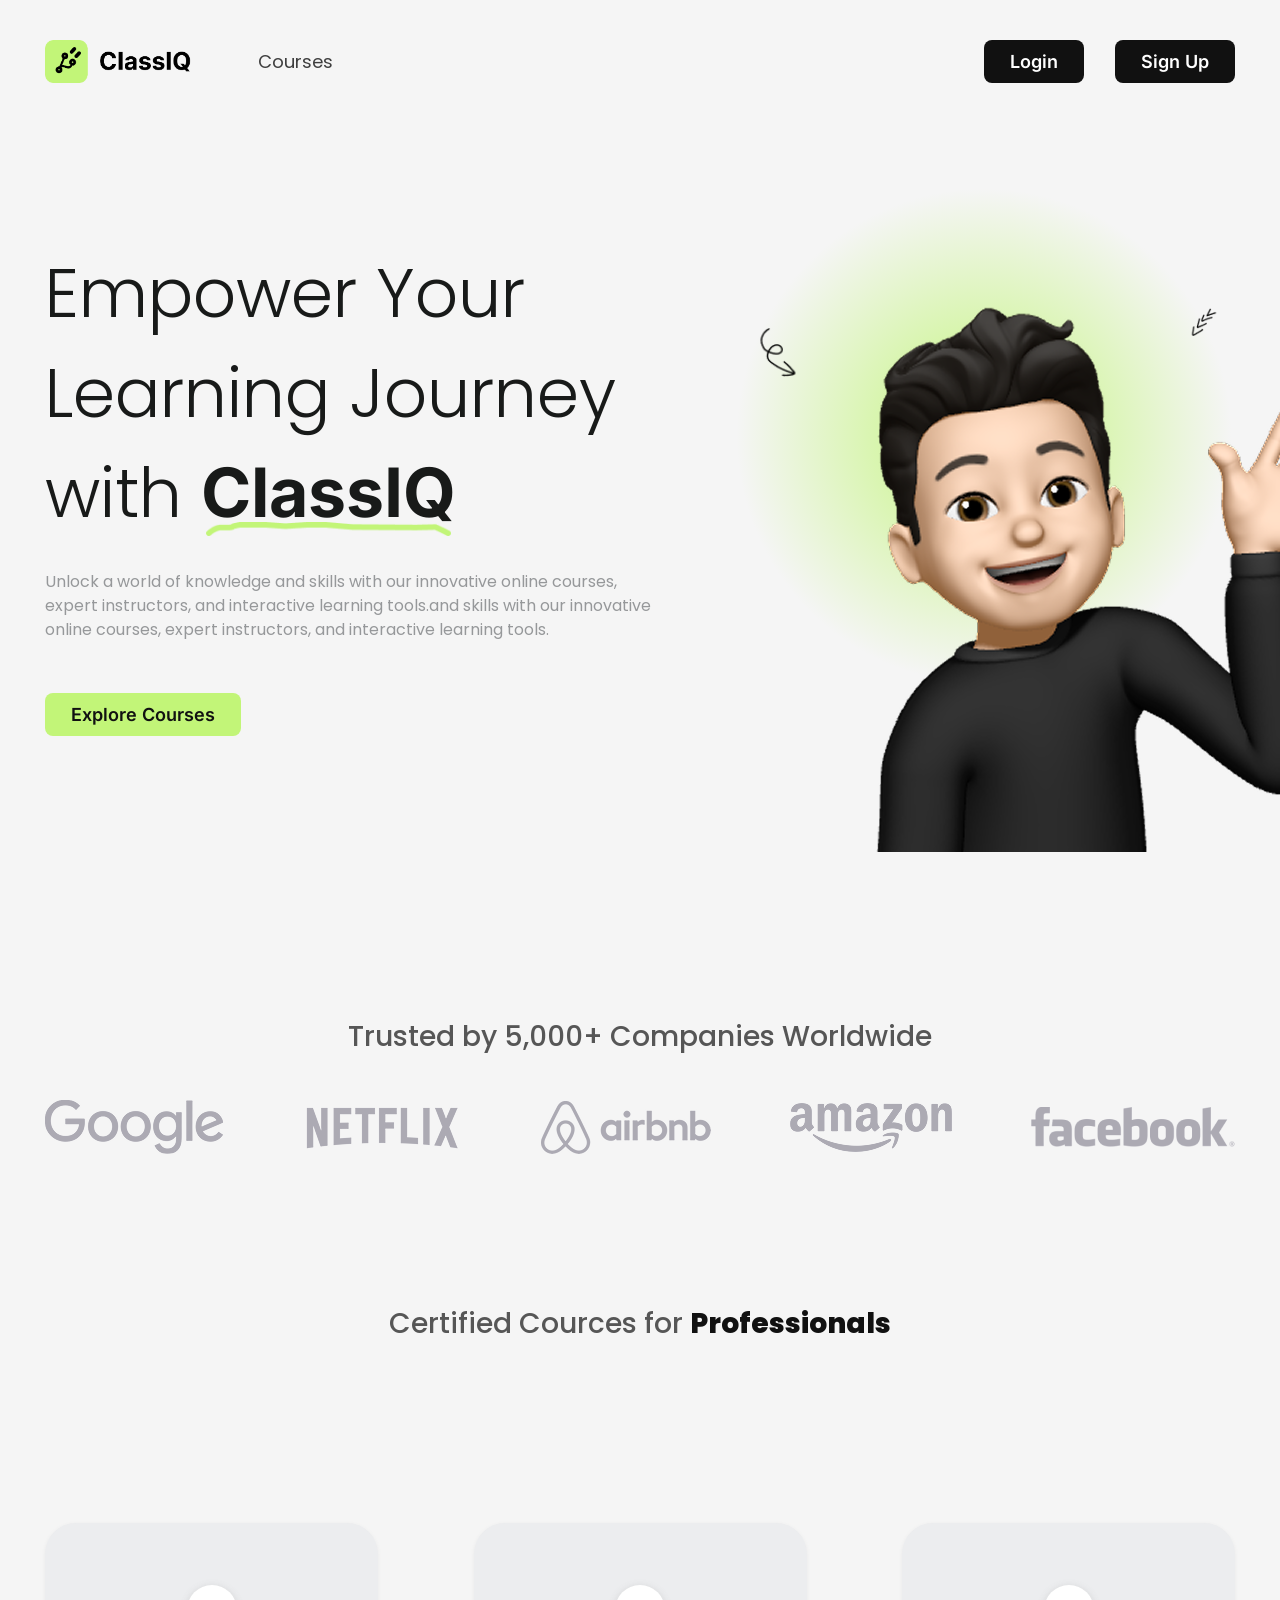
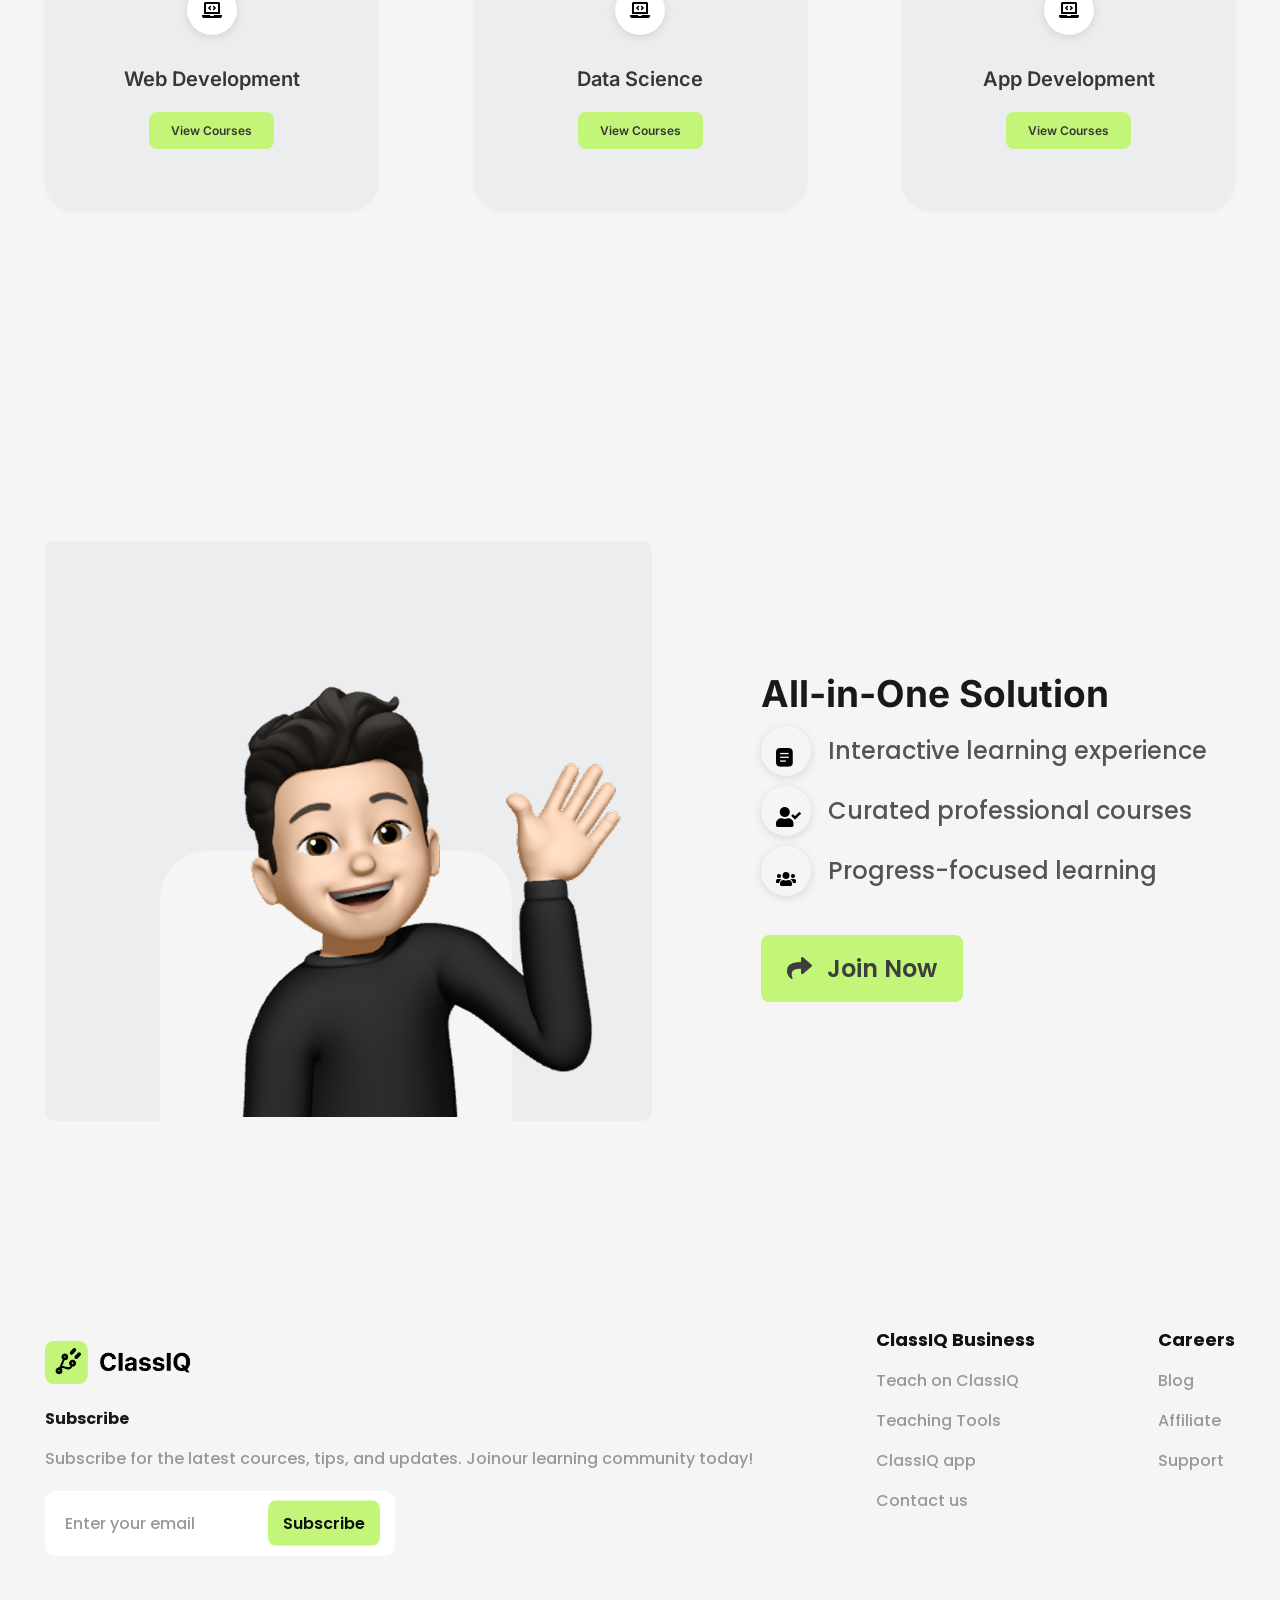
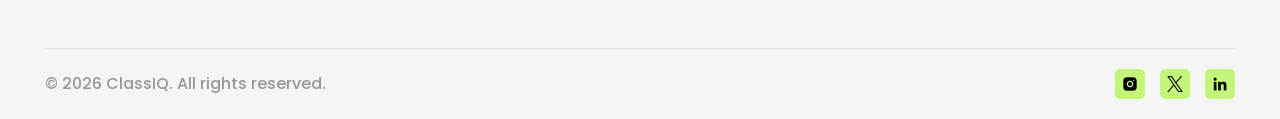
<file: index.html>
<!doctype html>
<html lang="en">
<head>
  <meta charset="utf-8">
  <meta name="viewport" content="width=device-width, initial-scale=1">
  <meta name="description" content="ClassIQ - Empower your learning journey">
  <title>ClassIQ — Home</title>
  <link rel="stylesheet" href="assets/css/style.css">
</head>

<body>
<header class="header">
  <div class="container">
    <div class="headerinner">
      <div class="leftsec">
        <button class="mobilemenu" aria-label="Toggle navigation" aria-expanded="false">☰</button>
  
        <div class="logo"><a href="index.html"><img src="assets/images/logo.png" alt="Logo" width="507" height="147"></a></div>
    
        <nav class="desktopnav">
          <a href="index.html">Home</a>
          <a href="cources.html">Courses</a>
        </nav>
      </div>
  
      <div class="headeractions">
        <a class="btn btnblack" href="login.html">Login</a>
        <a class="btn btnblack" href="signup.html">Sign Up</a>
      </div>
    </div>
  </div>
</header>

<main>
  <section class="hero">
    <div class="container herogrid">
      <div class="herocontent">
        <h1>Empower Your Learning Journey with <span>ClassIQ</span></h1>
        <p class="herotext">Unlock a world of knowledge and skills with our innovative online courses, expert instructors, and interactive learning tools.and skills with our innovative online courses, expert instructors, and interactive learning tools.</p>
        <a class="btn btngreen" href="courses.html">Explore Courses</a>
      </div>

      <div class="herovisual">
        <span class="arrow1"></span>
        <span class="arrow2"></span>
        <img src="assets/images/main-banner-img.png" alt="Person" width="602" height="606">
      </div>
    </div>
  </section>

  <section class="trusted">
    <div class="container">
      <h2>Trusted by 5,000+ Companies Worldwide</h2>

      <ul class="partnerrow">
        <li><img src="assets/images/google-logo.png" alt="Google" width="178" height="54"></li>
        <li><img src="assets/images/netflix_logo.png" alt="Netflix" width="160" height="49"></li>
        <li><img src="assets/images/airbnb-logo.png" alt="Airbnb" width="170" height="53"></li>
        <li><img src="assets/images/amazon-logo.png" alt="Amazon" width="162" height="49"></li>
        <li><img src="assets/images/fb-logo.png" alt="Facebook" width="204" height="40"></li>
      </ul>
    </div>
  </section>
  

  <section class="cources">
    <div class="container">
      <h2>Certified Cources for <span>Professionals</span></h2>
  
      <ul>
        <li>        
          <div class="featureicon"><img src="assets/images/pc-icon.png" alt="Computer" width="20" height="16"></div>
          <h3>Web Development</h3>
          <a class="btn btngreen" href="courses.html">View Courses</a>
        </li>
        <li>        
          <div class="featureicon"><img src="assets/images/pc-icon.png" alt="Computer" width="20" height="16"></div>
          <h3>Data Science</h3>
          <a class="btn btngreen" href="courses.html">View Courses</a>
        </li>
        <li>        
          <div class="featureicon"><img src="assets/images/pc-icon.png" alt="Computer" width="20" height="16"></div>
          <h3>App Development</h3>
          <a class="btn btngreen" href="courses.html">View Courses</a>
        </li>
      </ul>
    </div>
  </section>

  <section class="solution" id="about">
    <div class="container">
      <div class="solutionimage"><img src="assets/images/main-banner-img.png" alt="Person" width="602" height="606"></div>
  
      <div class="solutioncopy">
        <h2>All-in-One Solution</h2>
        <ul>
          <li>
            <div class="iconbox"><img src="assets/images/note-icon.png" alt="Note" width="17" height="19"></div>
            Interactive learning experience
          </li>
          <li>
            <div class="iconbox"><img src="assets/images/person-icon.png" alt="Person" width="25" height="20"></div>
            Curated professional courses
          </li>
          <li>
            <div class="iconbox"><img src="assets/images/users-icon.png" alt="Users" width="20" height="16"></div>
            Progress-focused learning
          </li>
        </ul>
        <a class="btn btngreen" href="courses.html"><img src="assets/images/rounded-arrow-icon.png" alt="Arrow" width="25" height="22">Join Now</a>
      </div>
    </div>
  </section>
</main>

<footer class="footer">
  <div class="footerinner">
    <div class="container">
      <div class="leftsec">
        <div class="logo"><a href="index.html"><img src="assets/images/logo.png" alt="Logo" width="507" height="147"></a></div>
        <p><strong>Subscribe</strong></p>
        <p>Subscribe for the latest cources, tips, and updates. Joinour learning community today!</p>
        <form id="subscribeForm">
          <div class="formbox">
            <input type="email" name="email" id="email" placeholder="Enter your email">
            <button class="btn btngreen" type="submit">Subscribe</button>
          </div>
        </form>
      </div>
    
      <div class="business">
        <h3>ClassIQ Business</h3>
        <ul>
          <li><a href="javascript:void(0)">Teach on ClassIQ</a></li>
          <li><a href="javascript:void(0)">Teaching Tools</a></li>
          <li><a href="javascript:void(0)">ClassIQ app</a></li>
          <li><a href="javascript:void(0)">Contact us</a></li>
        </ul>
      </div>
    
      <div class="careers">
        <h3>Careers</h3>
        <ul>
          <li><a href="javascript:void(0)">Blog</a></li>
          <li><a href="javascript:void(0)">Affiliate</a></li>
          <li><a href="javascript:void(0)">Support</a></li>
        </ul>
      </div>
    </div>
  </div>

  <div class="copyright">
    <div class="container">
      <p>&copy; 2026 ClassIQ. All rights reserved.</p>
      <ul>
        <li><a href="javascript:void(0)" class="insta"></a></li>
        <li><a href="javascript:void(0)" class="twt"></a></li>
        <li><a href="javascript:void(0)" class="linkedin"></a></li>
      </ul>
    </div>
  </div>
</footer>


<!-- JavaScript -->
<script src="assets/js/app.js"></script>

</body>
</html>
</file>
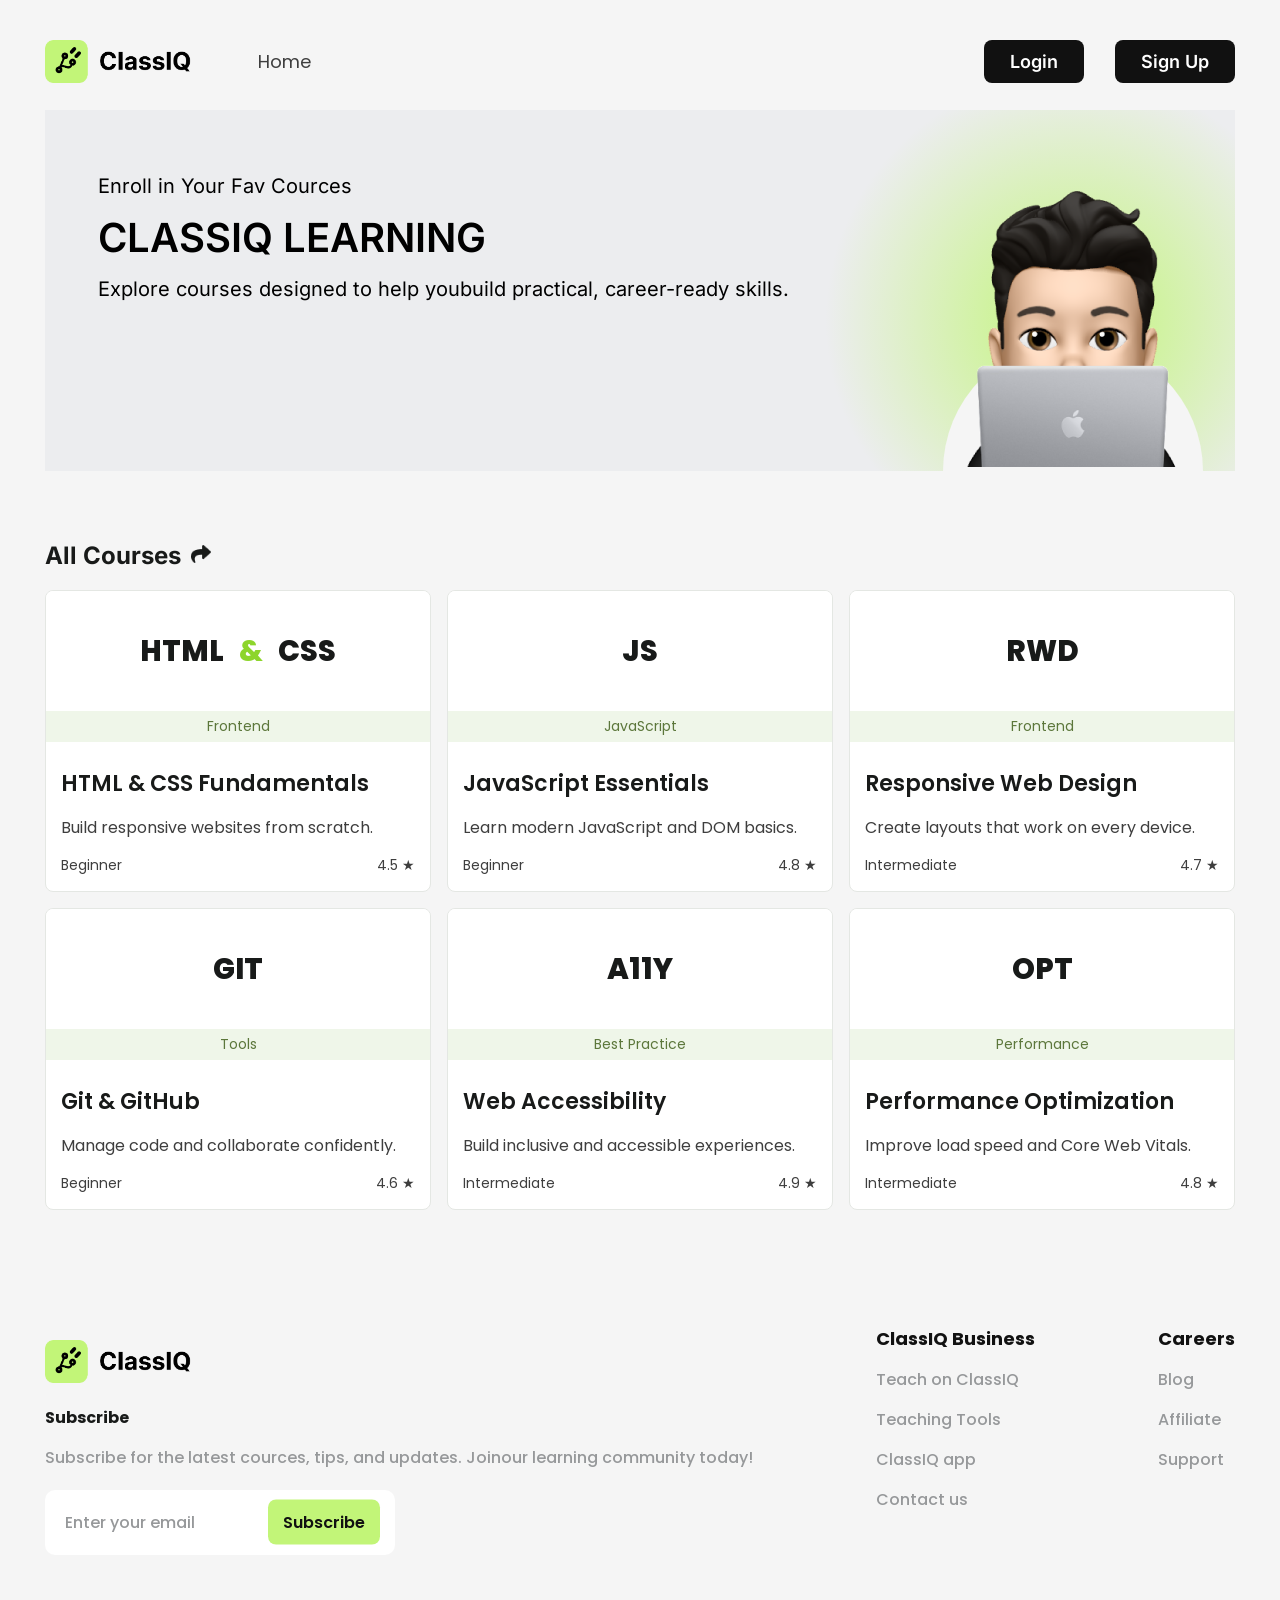
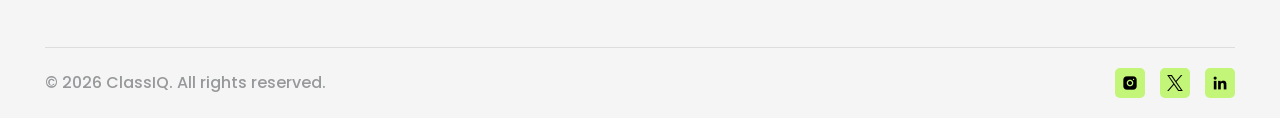
<file: cources.html>
<!doctype html>
<html lang="en">
<head>
  <meta charset="utf-8">
  <meta name="viewport" content="width=device-width, initial-scale=1">
  <meta name="description" content="ClassIQ courses">
  <title>ClassIQ — Courses</title>
  <link rel="stylesheet" href="assets/css/style.css">
</head>

<body>

<header class="header">
  <div class="container">
    <div class="headerinner">
      <div class="leftsec">
        <button class="mobilemenu" aria-label="Toggle navigation" aria-expanded="false">☰</button>
  
        <div class="logo"><a href="index.html"><img src="assets/images/logo.png" alt="Logo" width="507" height="147"></a></div>
    
        <nav class="desktopnav">
          <a href="index.html">Home</a>
          <a href="cources.html">Courses</a>
        </nav>
      </div>
  
      <div class="headeractions">
        <a class="btn btnblack" href="login.html">Login</a>
        <a class="btn btnblack" href="signup.html">Sign Up</a>
      </div>
    </div>
  </div>
</header>

<main>
<section class="coursesbanner">
  <div class="container">
    <div class="leftsec">
      <p>Enroll in Your Fav Cources</p>
      <h1>CLASSIQ LEARNING</h1>
      <p>Explore courses designed to help youbuild practical, career-ready skills.</p>
    </div>

    <div class="courseimage"><img src="assets/images/cource-banner-img.png" alt="Person" width="602" height="606"></div>
  </div>
</section>

<section class="coursesarea" id="courses">
  <div class="container">
      <h2>All Courses</h2>
      <ul class="course-grid">
        <li class="coursecard" data-search="html css fundamentals frontend">
          <div class="thumb thumb-html">HTML <em>&</em> CSS</div>
          <p class="tag">Frontend</p>
          <div class="courseinfo">
            <h3>HTML & CSS Fundamentals</h3>
            <p>Build responsive websites from scratch.</p>
            <div class="rating">
              <p>Beginner</p>
              <p>4.5 ★</p>
            </div>
          </div>
        </li>
    
        <li class="coursecard" data-search="javascript essentials javascript">
          <div class="thumb thumb-js">JS</div>
          <p class="tag">JavaScript</p>
          <div class="courseinfo">
            <h3>JavaScript Essentials</h3>
            <p>Learn modern JavaScript and DOM basics.</p>
            <div class="rating">
              <p>Beginner</p>
              <p>4.8 ★</p>
            </div>
          </div>
        </li>
    
        <li class="coursecard" data-search="responsive web design frontend">
          <div class="thumb thumb-rwd">RWD</div>
          <p class="tag">Frontend</p>
          <div class="courseinfo">
            <h3>Responsive Web Design</h3>
            <p>Create layouts that work on every device.</p>
            <div class="rating">
              <p>Intermediate</p>
              <p>4.7 ★</p>
            </div>
          </div>
        </li>
    
        <li class="coursecard" data-search="git github tools">
          <div class="thumb thumb-git">GIT</div>
          <p class="tag">Tools</p>
          <div class="courseinfo">
            <h3>Git & GitHub</h3>
            <p>Manage code and collaborate confidently.</p>
            <div class="rating">
              <p>Beginner</p>
              <p>4.6 ★</p>
            </div>
          </div>
        </li>
    
        <li class="coursecard" data-search="web accessibility best practice">
          <div class="thumb thumb-a11y">A11Y</div>
          <p class="tag">Best Practice</p>
          <div class="courseinfo">
            <h3>Web Accessibility</h3>
            <p>Build inclusive and accessible experiences.</p>
            <div class="rating">
              <p>Intermediate</p>
              <p>4.9 ★</p>
            </div>
          </div>
        </li>
    
        <li class="coursecard" data-search="performance optimization performance">
          <div class="thumb thumb-perf">OPT</div>
          <p class="tag">Performance</p>
          <div class="courseinfo">
            <h3>Performance Optimization</h3>
            <p>Improve load speed and Core Web Vitals.</p>
            <div class="rating">
              <p>Intermediate</p>
              <p>4.8 ★</p>
            </div>
          </div>
        </li>
      </ul>
  </div>
</section>

</main>

<footer class="footer">
  <div class="footerinner">
    <div class="container">
      <div class="leftsec">
        <div class="logo"><a href="index.html"><img src="assets/images/logo.png" alt="Logo" width="507" height="147"></a></div>
        <p><strong>Subscribe</strong></p>
        <p>Subscribe for the latest cources, tips, and updates. Joinour learning community today!</p>
        <form id="subscribeForm">
          <div class="formbox">
            <input type="email" name="email" id="email" placeholder="Enter your email">
            <button class="btn btngreen" type="submit">Subscribe</button>
          </div>
        </form>
      </div>
    
      <div class="business">
        <h3>ClassIQ Business</h3>
        <ul>
          <li><a href="javascript:void(0)">Teach on ClassIQ</a></li>
          <li><a href="javascript:void(0)">Teaching Tools</a></li>
          <li><a href="javascript:void(0)">ClassIQ app</a></li>
          <li><a href="javascript:void(0)">Contact us</a></li>
        </ul>
      </div>
    
      <div class="careers">
        <h3>Careers</h3>
        <ul>
          <li><a href="javascript:void(0)">Blog</a></li>
          <li><a href="javascript:void(0)">Affiliate</a></li>
          <li><a href="javascript:void(0)">Support</a></li>
        </ul>
      </div>
    </div>
  </div>

  <div class="copyright">
    <div class="container">
      <p>&copy; 2026 ClassIQ. All rights reserved.</p>
      <ul>
        <li><a href="javascript:void(0)" class="insta"></a></li>
        <li><a href="javascript:void(0)" class="twt"></a></li>
        <li><a href="javascript:void(0)" class="linkedin"></a></li>
      </ul>
    </div>
  </div>
</footer>

<script src="assets/js/app.js"></script>

</body>
</html>
</file>
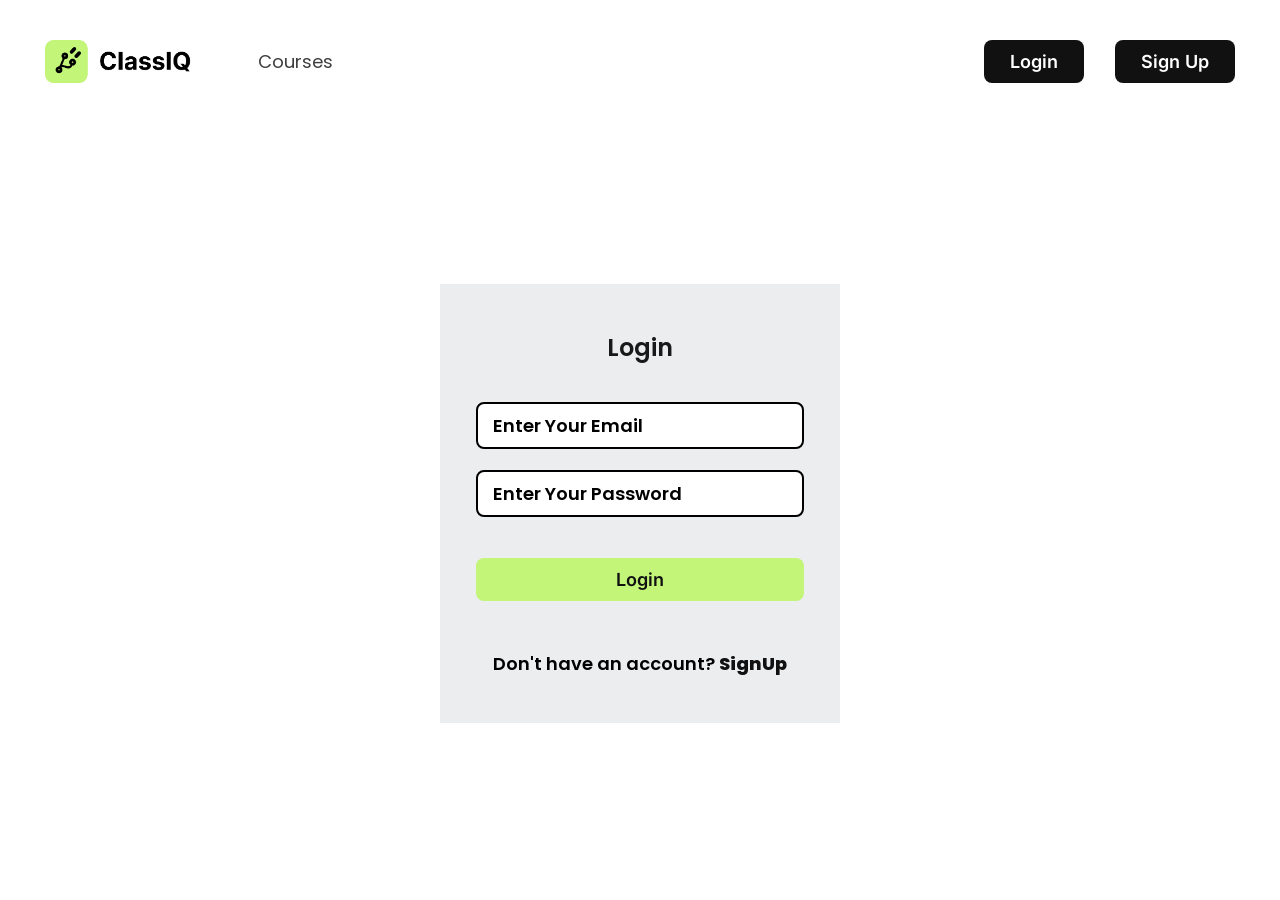
<file: login.html>
<!doctype html>
<html lang="en">
<head>
  <meta charset="utf-8">
  <meta name="viewport" content="width=device-width, initial-scale=1">
  <title>ClassIQ — Login</title>
  <link rel="stylesheet" href="assets/css/style.css">
</head>

<body class="auth-page">

<header class="header">
  <div class="container">
    <div class="headerinner">
      <div class="leftsec">
        <button class="mobilemenu" aria-label="Toggle navigation" aria-expanded="false">☰</button>
  
        <div class="logo"><a href="index.html"><img src="assets/images/logo.png" alt="Logo" width="507" height="147"></a></div>
    
        <nav class="desktopnav">
          <a href="index.html">Home</a>
          <a href="cources.html">Courses</a>
        </nav>
      </div>
  
      <div class="headeractions">
        <a class="btn btnblack" href="login.html">Login</a>
        <a class="btn btnblack" href="signup.html">Sign Up</a>
      </div>
    </div>
  </div>
</header>

<main class="auth-main">
  <div class="container">
    <div class="authcard">
      <h1>Login</h1>
  
      <form id="loginForm" novalidate>
        <div class="field">
          <input id="loginEmail" type="email" placeholder="Enter Your Email" autocomplete="email">
          <p data-error="loginEmail"></p>
        </div>
  
        <div class="field">
          <input id="loginPassword" type="password" placeholder="Enter Your Password" autocomplete="current-password">
          <p data-error="loginPassword"></p>
        </div>
  
        <button class="btn btngreen btnfull" type="submit">Login</button>
  
        <p id="loginMessage" class="formmessage"></p>
      </form>
  
      <p class="authswitch">Don't have an account? <a href="signup.html">SignUp</a></p>
    </div>
  </div>
</main>


<script src="assets/js/app.js"></script>

</body>
</html>
</file>
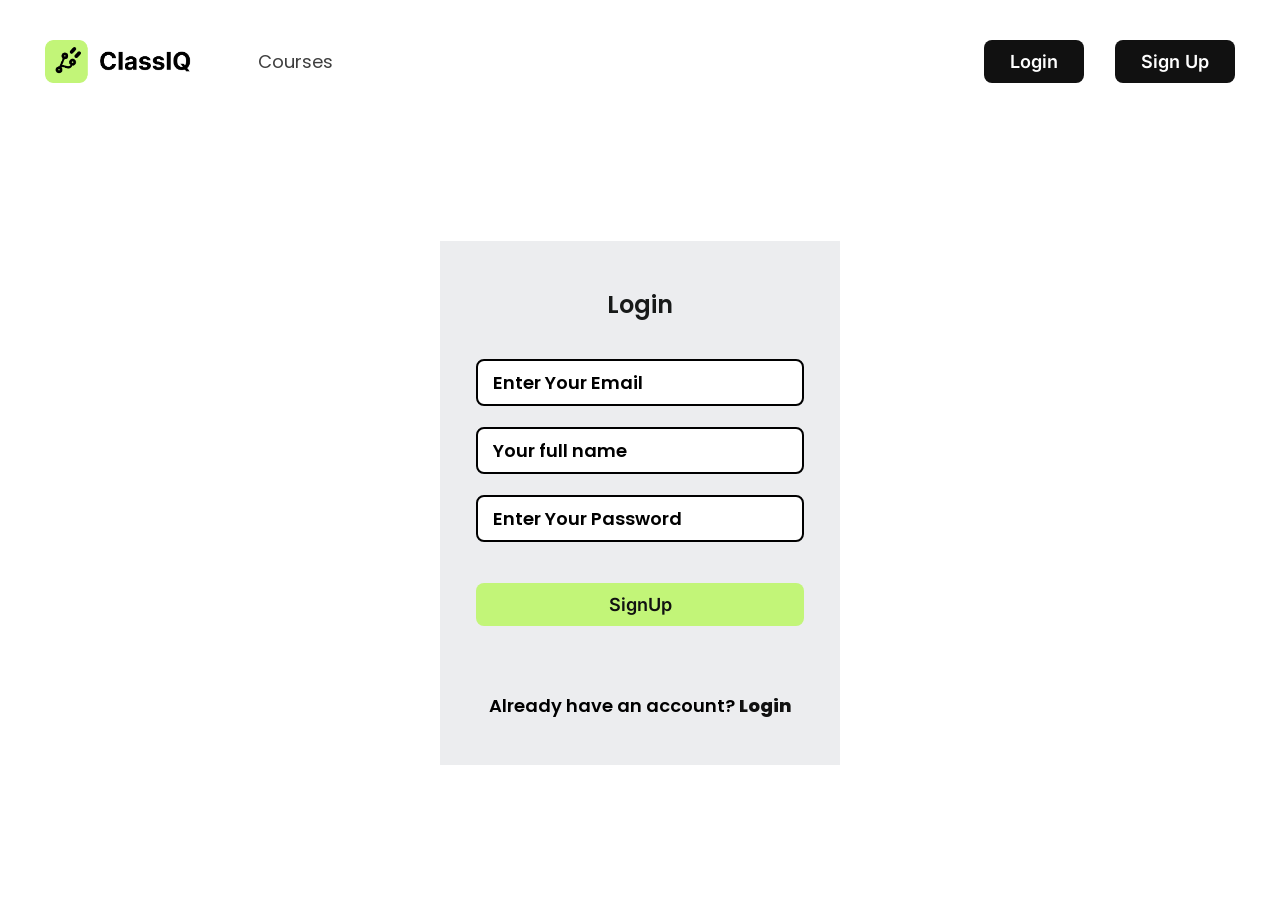
<file: signup.html>
<!doctype html>
<html lang="en">
<head>
  <meta charset="utf-8">
  <meta name="viewport" content="width=device-width, initial-scale=1">
  <title>ClassIQ — Sign Up</title>
  <link rel="stylesheet" href="assets/css/style.css">
</head>

<body class="auth-page">

<header class="header">
  <div class="container">
    <div class="headerinner">
      <div class="leftsec">
        <button class="mobilemenu" aria-label="Toggle navigation" aria-expanded="false">☰</button>
  
        <div class="logo"><a href="index.html"><img src="assets/images/logo.png" alt="Logo" width="507" height="147"></a></div>
    
        <nav class="desktopnav">
          <a href="index.html">Home</a>
          <a href="cources.html">Courses</a>
        </nav>
      </div>
  
      <div class="headeractions">
        <a class="btn btnblack" href="login.html">Login</a>
        <a class="btn btnblack" href="signup.html">Sign Up</a>
      </div>
    </div>
  </div>
</header>

<main class="auth-main signupcard">
  <section class="authcard">
    <h1>Login</h1>

    <form id="signupForm" novalidate>
      <div class="field">
        <input id="signupEmail" type="email" placeholder="Enter Your Email" autocomplete="email">
        <p data-error="signupEmail"></p>
      </div>

      <label class="field">
        <input id="signupName" type="text" placeholder="Your full name" autocomplete="name">
        <p data-error="signupName"></p>
      </label>

      <div class="field">
        <input id="signupPassword" type="password" placeholder="Enter Your Password" autocomplete="current-password">
        <p data-error="signupPassword"></p>
      </div>

      <button class="btn btngreen btnfull" type="submit">SignUp</button>

      <p id="signupMessage" class="formmessage"></p>
    </form>

    <p class="authswitch">Already have an account? <a href="login.html">Login</a></p>
  </section>
</main>


<script src="assets/js/app.js"></script>

</body>
</html>
</file>
<file: assets/css/style.css>
/* Global Setting */
:root { --black: #111; --text: #181a19; --muted: #3E3E3E; --green: #C2F578; --green2: #9be329; --bg: #fff; --soft: #ECEDEF; --border: #e4e7e3; --poppins: "Poppins", sans-serif; --inter: "Inter", sans-serif;}
* { box-sizing: border-box; margin: 0; padding: 0;}
html { scroll-behavior: smooth; }
body { margin: 0; color: #181a19; font-family: var(--inter); background: #F5F5F5; line-height: normal;}
body.auth-page { background: var(--bg);}
a { text-decoration: none; color: inherit; }
button, input { font: inherit; }
ul { list-style-type: none; padding: 0; margin: 0;}
img{ width: 100%; height: 100%;}

/* poppins-300 - latin */
@font-face {
  font-display: swap; /* Check https://developer.mozilla.org/en-US/docs/Web/CSS/@font-face/font-display for other options. */
  font-family: 'Poppins';
  font-style: normal;
  font-weight: 300;
  src: url('/assets/fonts/poppins/poppins-v24-latin-300.woff2') format('woff2'); /* Chrome 36+, Opera 23+, Firefox 39+, Safari 12+, iOS 10+ */
}
/* poppins-regular - latin */
@font-face {
  font-display: swap; /* Check https://developer.mozilla.org/en-US/docs/Web/CSS/@font-face/font-display for other options. */
  font-family: 'Poppins';
  font-style: normal;
  font-weight: 400;
  src: url('/assets/fonts/poppins/poppins-v24-latin-regular.woff2') format('woff2'); /* Chrome 36+, Opera 23+, Firefox 39+, Safari 12+, iOS 10+ */
}
/* poppins-500 - latin */
@font-face {
  font-display: swap; /* Check https://developer.mozilla.org/en-US/docs/Web/CSS/@font-face/font-display for other options. */
  font-family: 'Poppins';
  font-style: normal;
  font-weight: 500;
  src: url('/assets/fonts/poppins/poppins-v24-latin-500.woff2') format('woff2'); /* Chrome 36+, Opera 23+, Firefox 39+, Safari 12+, iOS 10+ */
}
/* poppins-600 - latin */
@font-face {
  font-display: swap; /* Check https://developer.mozilla.org/en-US/docs/Web/CSS/@font-face/font-display for other options. */
  font-family: 'Poppins';
  font-style: normal;
  font-weight: 600;
  src: url('/assets/fonts/poppins/poppins-v24-latin-600.woff2') format('woff2'); /* Chrome 36+, Opera 23+, Firefox 39+, Safari 12+, iOS 10+ */
}
/* poppins-700 - latin */
@font-face {
  font-display: swap; /* Check https://developer.mozilla.org/en-US/docs/Web/CSS/@font-face/font-display for other options. */
  font-family: 'Poppins';
  font-style: normal;
  font-weight: 700;
  src: url('/assets/fonts/poppins/poppins-v24-latin-700.woff2') format('woff2'); /* Chrome 36+, Opera 23+, Firefox 39+, Safari 12+, iOS 10+ */
}
/* poppins-800 - latin */
@font-face {
  font-display: swap; /* Check https://developer.mozilla.org/en-US/docs/Web/CSS/@font-face/font-display for other options. */
  font-family: 'Poppins';
  font-style: normal;
  font-weight: 800;
  src: url('/assets/fonts/poppins/poppins-v24-latin-800.woff2') format('woff2'); /* Chrome 36+, Opera 23+, Firefox 39+, Safari 12+, iOS 10+ */
}

/* inter-regular - latin */
@font-face {
  font-display: swap; /* Check https://developer.mozilla.org/en-US/docs/Web/CSS/@font-face/font-display for other options. */
  font-family: 'Inter';
  font-style: normal;
  font-weight: 400;
  src: url('/assets/fonts/inter/inter-v20-latin-regular.woff2') format('woff2'); /* Chrome 36+, Opera 23+, Firefox 39+, Safari 12+, iOS 10+ */
}
/* inter-600 - latin */
@font-face {
  font-display: swap; /* Check https://developer.mozilla.org/en-US/docs/Web/CSS/@font-face/font-display for other options. */
  font-family: 'Inter';
  font-style: normal;
  font-weight: 600;
  src: url('/assets/fonts/inter/inter-v20-latin-600.woff2') format('woff2'); /* Chrome 36+, Opera 23+, Firefox 39+, Safari 12+, iOS 10+ */
}
/* inter-700 - latin */
@font-face {
  font-display: swap; /* Check https://developer.mozilla.org/en-US/docs/Web/CSS/@font-face/font-display for other options. */
  font-family: 'Inter';
  font-style: normal;
  font-weight: 700;
  src: url('/assets/fonts/inter/inter-v20-latin-700.woff2') format('woff2'); /* Chrome 36+, Opera 23+, Firefox 39+, Safari 12+, iOS 10+ */
}

.container { width: min(1190px, 96%); margin: 0 auto; position: relative;}

.header { padding: 40px 0 27px;}
.headerinner { margin: auto; display: flex; align-items: center; justify-content: space-between;}
.header .leftsec{ display: flex; align-items: center; gap: 66px;}
.logo { width: 147px; height: auto; font-size: 0;}

.desktopnav { display: flex; gap: 30px; margin-left: auto; margin-right: 35px; }
.desktopnav a { font-size: 18px; font-weight: 400; font-family: var(--poppins); color: var(--muted);}
.desktopnav a:hover { color: var(--green2);}
.desktopnav a.active{ display: none;}
.mobileclose{ display: none;}

/* Header buttons */
.headeractions { display: flex; gap: 31px; }

/* Buttons */
.btn { border-radius: 8px; display: inline-flex; align-items: center; justify-content: center; gap: 12px; padding: 11px 26px; font-size: 18px; font-weight: 600; font-family: var(--inter); cursor: pointer; transition: .2s; }
.btnblack { background: #111; color: #fff; }
.btnblack:hover { background: #2d2d2d; }
.btnwhite { border-color: #111; background: #fff; }
.btngreen { background: var(--green); color: #111; }
.btngreen:hover { background: var(--green2); transform: translateY(-1px); }
.btnfull { width: 100%; }

/* Mobile menu */
.mobilemenu { display: none; margin-left: auto; border: 0; background: none; font-size: 21px; line-height: 100%;}

/* HERO */
main{ overflow: hidden;}
.herocontent{ padding: 134px 0 120px; width: 620px;}
.hero h1 { font-size: 68px; font-weight: 300; line-height: 100px; letter-spacing: -3%; margin: 0 0 26px; font-family: var(--poppins);}
.hero h1 span { font-weight: 700; font-family: var(--inter); position: relative; display: inline-block; line-height: 100%;}
.hero h1 span::before{ content: ""; position: absolute; bottom: -10px; left: 0; right: 0; background: url(../images/txt-border.png) no-repeat top center; height: 14px; background-size: contain;}
.herotext { font-size: 16px; line-height: 24px; font-weight: 400; font-family: var(--poppins); color: #96989A; margin: 0 0 51px;}

/* CSS ILLUSTRATION */
.herovisual { position: absolute; bottom: 0; right: -120px;}
.herovisual::before{ content: ""; position: absolute; top: -60px; left: calc(50% - 70px); transform: translateX(-50%); width: 500px; height: 500px; background: radial-gradient(circle,rgba(194, 245, 120, 1) 0%, rgba(255, 255, 255, 0) 70%); border-radius: 50%;}
.herovisual img{ position: relative;}
.herovisual .arrow1{ position: absolute; top: 81px; left: 0; background: url(../images/banner-arrow1.png) no-repeat center; background-size: contain; width: 52px; height: 52px;}
.herovisual .arrow2{ position: absolute; top: 62px; right: 136px; background: url(../images/banner-arrow2.png) no-repeat center; background-size: contain; width: 30px; height: 28px;}

/* TRUSTED SECTION */
.trusted { text-align: center; padding: 160px 0 70px;}
.trusted h2 { font-size: 28px; font-weight: 500; font-family: var(--poppins); color: #565656; margin: 0 0 42px; line-height: normal;}
.partnerrow { display: flex; justify-content: space-between; align-items: center; gap: 20px;}
.partnerrow li img{ filter: brightness(0) saturate(100%) invert(76%) sepia(7%) saturate(255%) hue-rotate(212deg) brightness(89%) contrast(91%);}
.partnerrow li img:hover{ filter: unset;}

/* FEATURES */
.cources{ padding: 75px 0 80px;}
.cources h2 { font-size: 28px; font-weight: 500; font-family: var(--poppins); color: #565656; margin: 0 0 88px; line-height: normal; text-align: center;}
.cources h2 span{ font-weight: 800; color: #111; font-family: var(--poppins);}
.cources ul { display: flex; gap: 15px; padding: 90px 0; justify-content: space-between;}
.cources ul li { background: var(--soft); padding: 23px; border-radius: 31px; width: 333px; padding: 62px 20px; box-shadow: 0 1px 4px 0 rgba(12, 12, 12, 0.05); box-sizing: border-box;}
.featureicon { width: 50px; height: auto; aspect-ratio: 1/1; background: var(--bg); border-radius: 50%; display: grid; place-items: center; margin: 0 auto; box-shadow: rgba(99, 99, 99, 0.2) 0px 2px 8px 0px;}
.featureicon img{ width: 20px; height: auto;}
.cources ul li h3 { font-size: 20px; font-weight: 600; font-family: var(--inter); margin: 32px 0 21px; text-align: center; color: #373636;}
.cources ul li a { font-size: 12px; font-weight: 600; padding: 11px 22px; color: #373636; font-family: var(--inter); margin: 0 auto; display: block; width: fit-content; box-sizing: border-box;}

/* SOLUTION SECTION */
.solution{ padding: 160px 0 160px;}
.solution .container{ display: flex; gap: 109px; align-items: center; justify-content: space-between;}
.solutionimage { background: #ECEDEF; position: relative; overflow: hidden; border-radius: 9px; padding: 97px 29px 0 99px; box-sizing: border-box; position: relative;}
.solutionimage::before{ content: ""; position: absolute; bottom: 0; left: 115px; background: #F5F5F5; width: 352px; height: 270px; border-top-left-radius: 48px; border-top-right-radius: 48px;}
.solutionimage img{ width: 100%; height: auto; aspect-ratio: 1/1; z-index: 1; position: relative;}
.solution .solutioncopy{ width: 50%;}
.solution h2 { font-size: 37px; font-weight: 700; line-height: 65px;}
.solution ul{ margin-bottom: 39px;}
.solution ul li{ display: flex; gap: 17px; align-items: center; color: #555; font-size: 24px; font-weight: 500; line-height: normal; font-family: var(--poppins); margin: 0 0 10px; color: #545454;}
.solution ul li .iconbox{ width: 50px; height: 50px; padding: 15px; box-shadow: rgba(99, 99, 99, 0.2) 0px 2px 8px 0px; border-radius: 50%;}
.solution ul li .iconbox img{ width: auto; height: auto; background-size: contain;}
.solution .btngreen{ display: flex; gap: 15px; font-size: 24px; font-weight: 600; font-family: var(--poppins); color: #3E3E3E; width: fit-content; padding: 16px 26px;}
.solution .btngreen img{ width: 25px; height: auto;}

/* FOOTER */
.footer .footerinner{ padding: 15px 0 50px;}
.footer .footerinner .container{ padding: 30px 0 42px; display: flex; gap: 35px; gap: 20px; justify-content: space-between;}
.footerinner p { display: block; font-size: 16px; font-weight: 500; font-family: var(--poppins); color: #96989A; margin-top: 15px;}
.footerinner p strong{ color: var(--text);}
.footerinner a { display: block; font-size: 16px; font-weight: 500; font-family: var(--poppins); color: #96989A; margin-top: 15px;}
.footerinner a:hover{ color: var(--black);}
.footerinner h3 { font-size: 18px; font-weight: 700; font-family: var(--poppins); margin: 0 0 10px; color: var(--black);}
.footerinner .formbox{ position: relative; width: min(350px, 100%); margin-top: 20px;}
.footerinner .formbox input{ width: 100%; border: 0; outline: 0; background: var(--bg); color: var(--black); border-radius: 10px; padding: 20px 140px 20px 20px; box-sizing: border-box; font-size: 16px; font-weight: 500; font-family: var(--poppins);}
.footerinner .formbox input::placeholder{ font-size: 16px; font-weight: 500; font-family: var(--poppins); color: #96989A;}
.footerinner .formbox button{ position: absolute; top: 50%; transform: translateY(-50%); right: 15px; font-size: 16px; font-weight: 600; font-family: var(--poppins); border: 0; outline: 0; padding: 10px 15px; margin: 0;}

.copyright .container{ padding: 20px 0; border-top: 1px solid #ddd; display: flex; justify-content: space-between; align-items: center;}
.copyright p{ display: block; font-size: 16px; font-weight: 500; font-family: var(--poppins); color: #96989A;}
.copyright ul{ display: flex; gap: 15px;}
.copyright ul li a{ display: block; width: 30px; height: 30px; background: var(--green); border-radius: 5px; position: relative;}
.copyright ul li a::before{ content: ""; position: absolute; top: 50%; left: 50%; transform: translate(-50%, -50%);}
.copyright ul li a.insta::before{ width: 16px; height: 16px; background: url(../images/instagram.png) no-repeat top; background-size: contain;}
.copyright ul li a.twt::before{ width: 16px; height: 16px; background: url(../images/twitter.png) no-repeat top; background-size: contain;}
.copyright ul li a.linkedin::before{ width: 16px; height: 16px; background: url(../images/linkedin.png) no-repeat top; background-size: contain;}
.copyright ul li a:hover{ background: var(--green2);}

/* AUTH PAGE */
.auth-page { background: #f7f8f6; min-height: 100vh; }
.auth-main { min-height: calc(100vh - 114px); display: grid; place-items: center; padding: 25px 0;}
.auth-main .authcard { width: min(100%, 400px); min-height: 425px; background: #ECEDEF; padding: 46px 36px; box-sizing: border-box; margin: auto;}
.auth-main h1 { font-size: 24px; font-weight: 600; font-family: var(--poppins); margin: 0 0 37px; text-align: center;}
.auth-main input{ border: 2px solid #000; outline: 0; font-size: 18px; font-weight: 600; font-family: var(--poppins); color: #000000;}
.auth-page .desktopnav button+a{ display: none;}

/* Form fields */
.field { display: block; margin-bottom: 21px; }
.field span { display: block; font-size: 10px; font-weight: 750; margin-bottom: 5px; }
.field input { border: 2px solid #000; outline: 0; font-size: 18px; font-weight: 600; font-family: var(--poppins); color: #000000; padding: 8px 15px; border-radius: 8px; width: 100%; box-sizing: border-box;}
.field input::placeholder { font-size: 18px; font-weight: 600; font-family: var(--poppins); color: #000000;}
form button{ margin-top: 20px; font-size: 18px; font-weight: 600; font-family: var(--poppins); color: #000000; border: 0; outline: 0;}
.field p { display: block; color: #ca3e3e; font-size: 14px; font-weight: 600; font-family: var(--poppins); margin-top: 5px;}
p.authswitch { display: block; color: #000; font-size: 18px; font-weight: 600; font-family: var(--poppins); margin-top: 5px; text-align: center; margin-top: 49px;}
.signupcard  p.authswitch { margin-top: 66px;}
p.authswitch a:hover{ text-decoration: underline;}

/* Form options */
.formmessage { text-align: center; font-size: 14px; font-weight: 600; font-family: var(--poppins); margin: 5px 0 0; }
.success { color: #27782b;}
.errormessage { color: #ca3e3e;}
.authswitch { text-align: center; color: #858985; font-size: 9px; margin: 18px 0 0; }
.authswitch a { color: #111; font-weight: 750; }

/* COURSES PAGE */
.coursesbanner .container{ display: flex; justify-content: space-between; padding: 64px 53px; box-sizing: border-box; background: #ECEDEF; position: relative; min-height: 361px; overflow: hidden;}
.coursesbanner p { font-size: 20px; font-weight: 400; color: #000000; margin: 0 0 15px;}
.coursesbanner h1 { font-size: 40px; font-weight: 600; color: #000000; margin: 0 0 15px;}
.coursesbanner .courseimage{ position: absolute; bottom: 0; right: 0;}
.coursesbanner .courseimage::before{ content: ""; position: absolute; top: 50%; left: 50%; transform: translate(-50%, -50%); width: 500px; height: 500px; background: radial-gradient(circle,rgba(194, 245, 120, 1) 0%, rgba(255, 255, 255, 0) 70%); border-radius: 50%;}
.coursesbanner .courseimage::after{ content: ""; position: absolute; bottom: -130px; left: 50%; transform: translateX(-50%); width: 260px; height: 260px; background: #F5F5F5; border-radius: 50%;}
.coursesbanner .courseimage img{ position: relative; z-index: 1;}

.coursesarea{ padding: 70px 0;}
.coursesarea h2{ margin-bottom: 20px; padding-right: 30px; position: relative; width: fit-content;}
.coursesarea h2::before{ content: ""; position: absolute; top: 50%; right: 0; transform: translateY(-50%); background: url(../images/rounded-arrow-icon.png) no-repeat top center; background-size: contain; width: 20px; height: 22px; filter: brightness(0) saturate(100%) invert(3%) sepia(50%) saturate(139%) hue-rotate(97deg) brightness(99%) contrast(86%);}
.count { font-size: 8px; background: #eef0ed; color: #777; padding: 4px 7px; border-radius: 20px; vertical-align: middle; }

/* Course grid */
.course-grid { display: grid; grid-template-columns: repeat(3, 1fr); gap: 16px; }
.coursecard { border: 1px solid var(--border); border-radius: 8px; overflow: hidden; background: #fff; transition: .2s; }
.coursecard:hover { transform: translateY(-3px); box-shadow: 0 12px 30px rgba(20,25,20,.07); }
.coursecard[hidden] { display: none; }

/* Course thumbnails */
.thumb { height: 120px; background: #fff; display: flex; justify-content: center; align-items: center; gap: 15px; font-size: 29px; font-weight: 800; font-family: var(--poppins);}
.thumb em { color: #8dd52c; font-style: normal; }

/* Course information */
.courseinfo { padding: 15px;}
.tag { font-size: 14px; font-weight: 400; font-family: var(--poppins); color: #5c773b; background: #eff6e9; padding: 5px 10px; text-align: center;}
.courseinfo h3 { font-size: 22px; font-weight: 600; font-family: var(--poppins); margin: 10px 0 15px; }
.courseinfo p { font-size: 16px; font-weight: 400; font-family: var(--poppins); color: var(--muted); margin: 0 0 15px;}
.courseinfo > div:last-child { display: flex; justify-content: space-between; font-size: 8px; color: #777; }
.courseinfo .rating p{ margin: 0; font-size: 14px;}

.notification {
    position: fixed;
    top: 20px;
    right: 20px;

    min-width: 280px;
    max-width: 400px;

    padding: 16px 18px;

    display: flex;
    align-items: center;
    justify-content: space-between;
    gap: 20px;

    background: #fff;

    border-radius: 8px;

    box-shadow: 0 10px 30px rgba(0, 0, 0, 0.15);

    z-index: 99999;

    animation: notificationSlideIn 0.3s ease;
}

.notification-success {
    border-left: 5px solid #28a745;
}

.notification-error {
    border-left: 5px solid #dc3545;
}

.notification-message {
    font-size: 15px;
    line-height: 1.4;
}

.notification-close {
    border: 0;
    background: transparent;
    font-size: 24px;
    line-height: 1;
    cursor: pointer;
    padding: 0;}
.notification-hide { animation: notificationSlideOut 0.3s ease forwards;}

@keyframes notificationSlideIn {
    from {
        opacity: 0;
        transform: translateX(100%);
    }

    to {
        opacity: 1;
        transform: translateX(0);
    }
}

@keyframes notificationSlideOut {
    from {
        opacity: 1;
        transform: translateX(0);
    }

    to {
        opacity: 0;
        transform: translateX(100%);
    }
}

/* Invalid email */
#email.invalid { border-color: #dc3545;}

/* responsive-starts */
@media only screen and (max-width: 1190px) {
  .container {width: 96%; margin: 0 auto;}
  .header{ padding: 20px 0 20px;}
  .header .leftsec{ gap: 50px;}
  .header .btn{ padding: 9px 24px; font-size: 16px;}
  .hero h1{ font-size: 60px; line-height: 90px;}
  .herocontent{ width: 55%; padding: 64px 0 50px;}
  .herovisual{ width: 50%;}

  .trusted{ padding: 100px 0 50px;}
  .partnerrow{ gap: 50px;}

  .cources{ padding: 45px 0 40px;}
  .cources h2{ margin: 0 0 30px;}
  .cources ul{ gap: 25px; padding: 0;}
  .solution{ padding: 50px 0 40px;}
  .solution .container{ gap: 4%;}
  .solution .solutionimage, .solution .solutioncopy{ width: 48%;}
  .solution .solutionimage{ padding: 0 30px;}
  .solutionimage::before{ left: 50%; transform: translateX(-50%);}
  .solution h2{ font-size: 32px;}
  .solution ul li, .solution .btngreen{ font-size: 20px;}
  .solution .btngreen img{ width: 22px;}

  .footer .footerinner{ padding: 0;}

  .coursesbanner .courseimage{ width: 270px;}
  .coursesbanner .courseimage::before{ width: 300px; height: 300px;}
  .coursesbanner .container{ min-height: unset;}
  .courseinfo h3{ font-size: 20px;}
  .courseinfo p{ font-size: 17px;}
}
@media only screen and (max-width: 980px) {
  .mobilemenu{ display: block;}
  .desktopnav{ display: none;}
  .header .leftsec{ gap: 20px;}
  .herocontent{ padding: 45px 0 40px; width: 55%;}
  .herovisual{ right: -60px;}
  .header.mobileopen .desktopnav { display: flex; flex-direction: column; position: fixed; top: 0; left: 0; width: 300px; height: 100%; background: #fff; gap: 15px; z-index: 999; gap: 0; margin: 0; box-shadow: rgba(0, 0, 0, 0.35) 0px 5px 15px;}
  .header.mobileopen .desktopnav a{ padding: 20px; border-top: 1px solid #ddd;}
  .header.mobileopen .desktopnav a:hover{ background: var(--black); color: var(--bg);}
  .header.mobileopen .mobileclose { display: block; margin-left: auto; background: none; border: 0; font-size: 32px; cursor: pointer; padding: 10px; line-height: 100%;}

  .partnerrow{ width: min(700px, 100%); flex-flow: row wrap; justify-content: center; margin: 0 auto; gap: 35px 7%;}
  .partnerrow li{ width: 25%;}
  .cources ul li{ padding: 40px 20px;}

  .footerinner .leftsec{ width: 55%;}
  .footerinner .business{ width: 20%;}
  .footerinner .careers{ width: 10%;}
  .footerinner p{ line-height: 24px;}

  .coursesbanner .container{ padding: 50px 30px;}
  .coursesbanner .leftsec{ width: 60%;}
}
@media only screen and (max-width: 800px) {
  .hero h1{ font-size: 46px; line-height: 70px;}
  .herotext{ margin: 0 0 30px;}
  .herogrid{ display: flex; justify-content: space-between; align-items: center;}
  .herocontent{ width: 65%;}
  .herovisual{ position: relative; right: unset; width: 30%;}
  .herovisual img{ width: 100%; height: auto;}
  .herovisual::before{ top: 50%; left: 50%; transform: translate(-50%, -50%); width: 300px; height: 300px;}

  .trusted { padding: 50px 0 50px;}
  .cources ul{ flex-flow: row wrap; gap: 30px 4%; justify-content: center;}
  .cources ul li{ width: 48%;}
  .solutionimage::before{ width: 60%; height: 120px; border-top-left-radius: 20px; border-top-right-radius: 20px;}

  .footerinner .leftsec{ width: 55%;}
  .footerinner .business{ width: 25%;}
  .footerinner .careers{ width: 12%;}

  .auth-main .authcard{ padding: 30px;}
  .field input{ border: 1px solid #000; font-weight: 500;}
  .field input::placeholder{ font-weight: 500;}
  .auth-main .authcard{ min-height: unset;}

  .coursesbanner p{ font-size: 18px;}
  .coursesbanner h1 { font-size: 32px;}
  .coursesbanner .courseimage{ width: 230px;}
  .coursesbanner .courseimage::before { width: 240px; height: 240px;}
  .coursesbanner .courseimage::after{ width: 220px; height: 220px;}

  .coursesarea { padding: 40px 0;}
  .course-grid{ grid-template-columns: repeat(2, 1fr);}
}
@media only screen and (max-width: 641px) {
  .herogrid{ flex-flow: column-reverse; padding: 30px 0;}
  .herocontent{ width: 100%; text-align: center; padding: 25px 0 0px;}
  .hero h1 { font-size: 46px; line-height: 60px;}
  .headeractions{ gap: 20px;}
  
  .cources h2, .trusted h2{ font-size: 24px;}
  .solution .container{ flex-flow: column wrap; gap: 20px;}
  .solution .solutioncopy{ width: fit-content;}
  .solution h2{ text-align: center;}
  .solution .btngreen{ font-size: 18px; padding: 14px 26px; margin: auto;}
  .solution .btngreen img { width: 19px;}
  .solution ul { margin-bottom: 30px;}

  .footer .footerinner .container{ flex-flow: column wrap; gap: 40px;}
  .footerinner .leftsec, .footerinner .business, .footerinner .careers{ width: 100%; text-align: center;}
  .footerinner h3{ margin: 0 0 15px;}
  .footerinner .logo{ margin: auto;}
  .footerinner .formbox{ margin: 20px auto 0;}
  .footerinner .business ul, .footerinner .careers ul{ display: flex; gap: 10px 20px; flex-flow: row wrap; justify-content: center; align-items: center;}
  .footerinner a{ margin: 0;}
  .copyright .container{ padding: 10px 0;}
  .copyright p{ font-size: 14px;}

  .coursesbanner .container{ flex-flow: column-reverse wrap; gap: 20px; align-items: center; padding: 20px;}
  .coursesbanner .leftsec{ width: 100%; text-align: center;}
  .coursesbanner .courseimage{ position: relative; bottom: unset; right: unset; overflow: hidden;}
  .courseinfo h3{ font-size: 18px;}
  .courseinfo p{ font-size: 16px;}
}
@media only screen and (max-width: 600px) {}
@media only screen and (max-width: 568px) {
  .course-grid { grid-template-columns: repeat(1, 1fr);}
}
@media only screen and (max-width: 480px) {
  .container {width: 90%; margin: 0 auto;}
  .logo{ width: 100px;}
  .header .btn { padding: 8px 18px; font-size: 15px;}
  .herovisual{ width: 60%;}
  .hero h1 { font-size: 38px; line-height: 50px;}
  .cources h2, .trusted h2 { font-size: 22px;}
  .partnerrow li { width: 32%;}
  .cources ul li{ width: 100%;}
  .solution h2 { font-size: 26px;}
  .solution .solutionimage{ width: 300px;}
  .solution ul li{ font-size: 18px;}
  .solution ul li .iconbox{ width: 40px; height: 40px; padding: 11px;}

  .field input{ font-size: 16px;}
  .field input::placeholder{ font-size: 16px;}
  form button{ margin-top: 10px;}
  .signupcard p.authswitch, p.authswitch{ margin-top: 30px;}
}
@media only screen and (max-width: 414px) {}
@media only screen and (max-width: 384px) {
  .header .leftsec{ gap: 10px;}
  .headeractions { gap: 10px;}
  .header .btn{ font-size: 14px;}
  .copyright .container{ flex-flow: column-reverse wrap; gap: 15px;}
  .coursesbanner h1 { font-size: 28px;}
  .coursesbanner p { font-size: 16px;}
}
@media only screen and (max-width: 376px) {}
@media only screen and (max-width: 360px) {}
@media only screen and (max-width: 320px) {}
</file>
